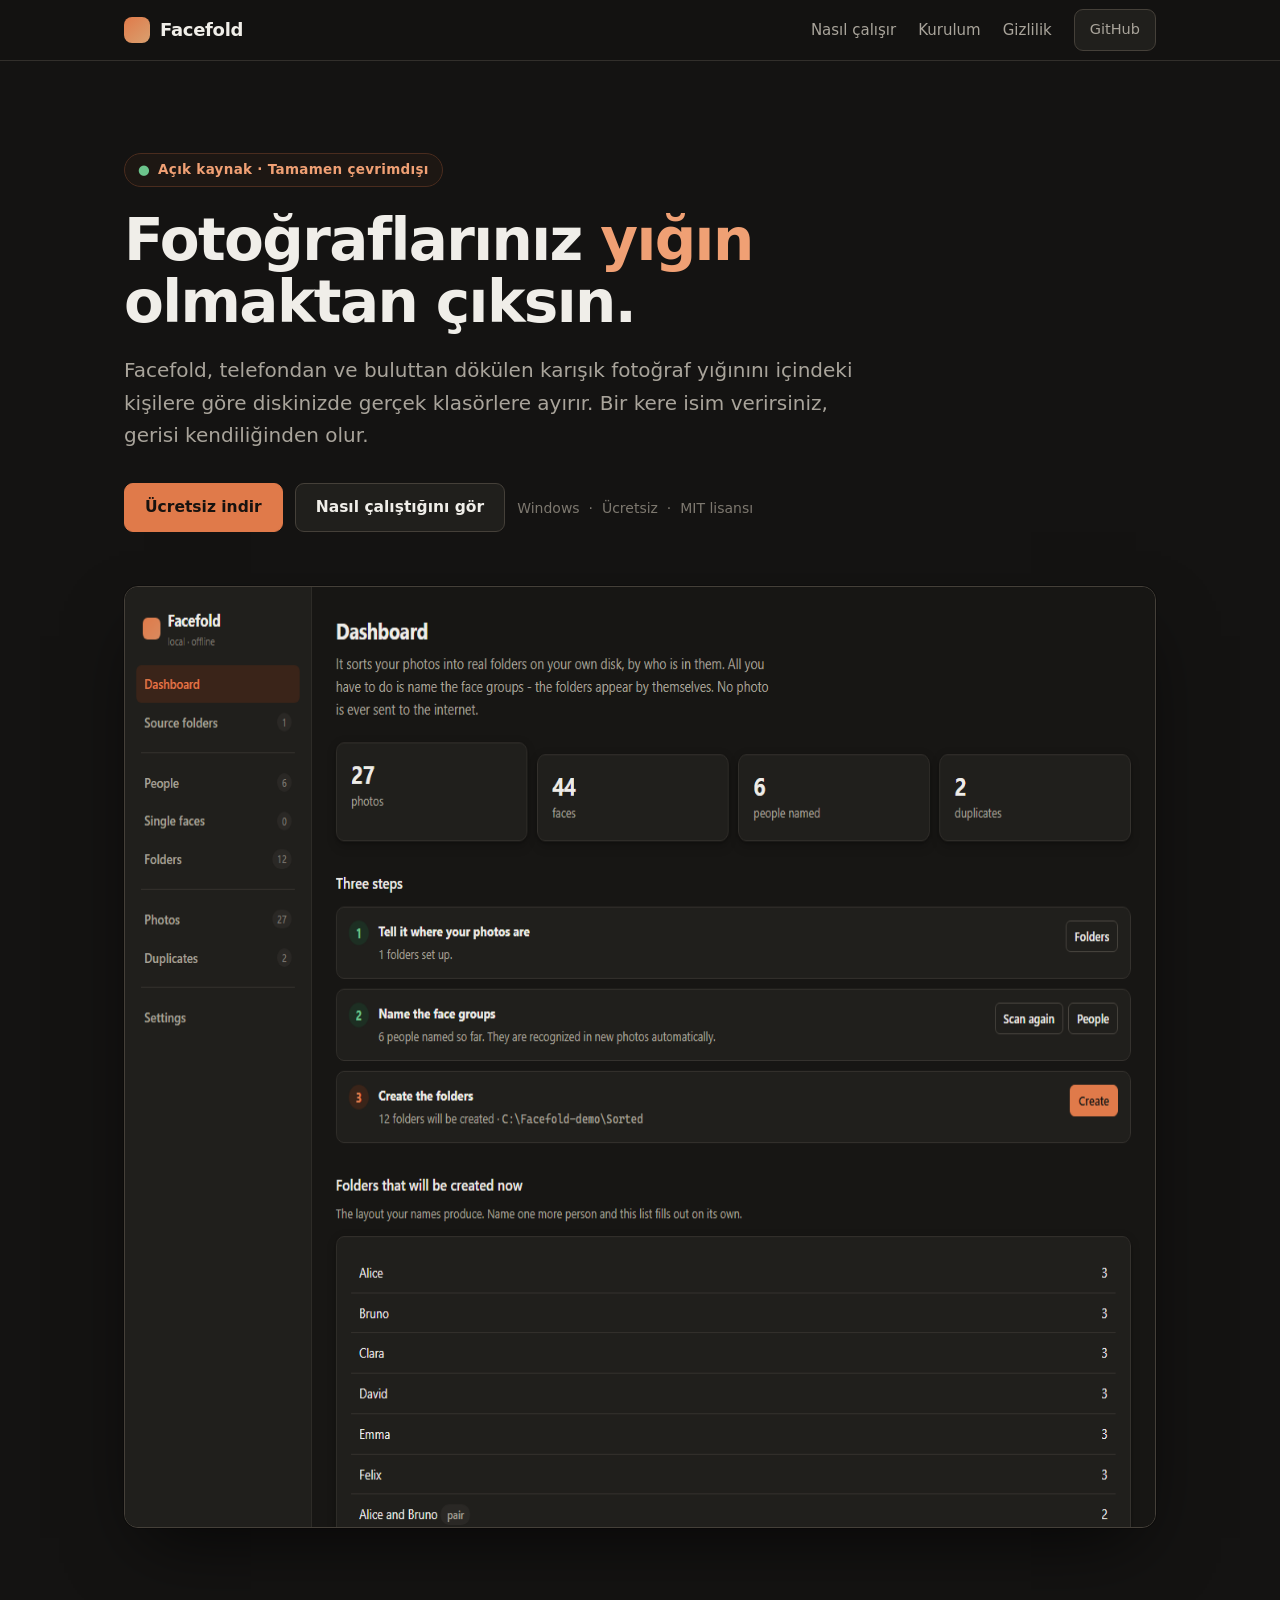
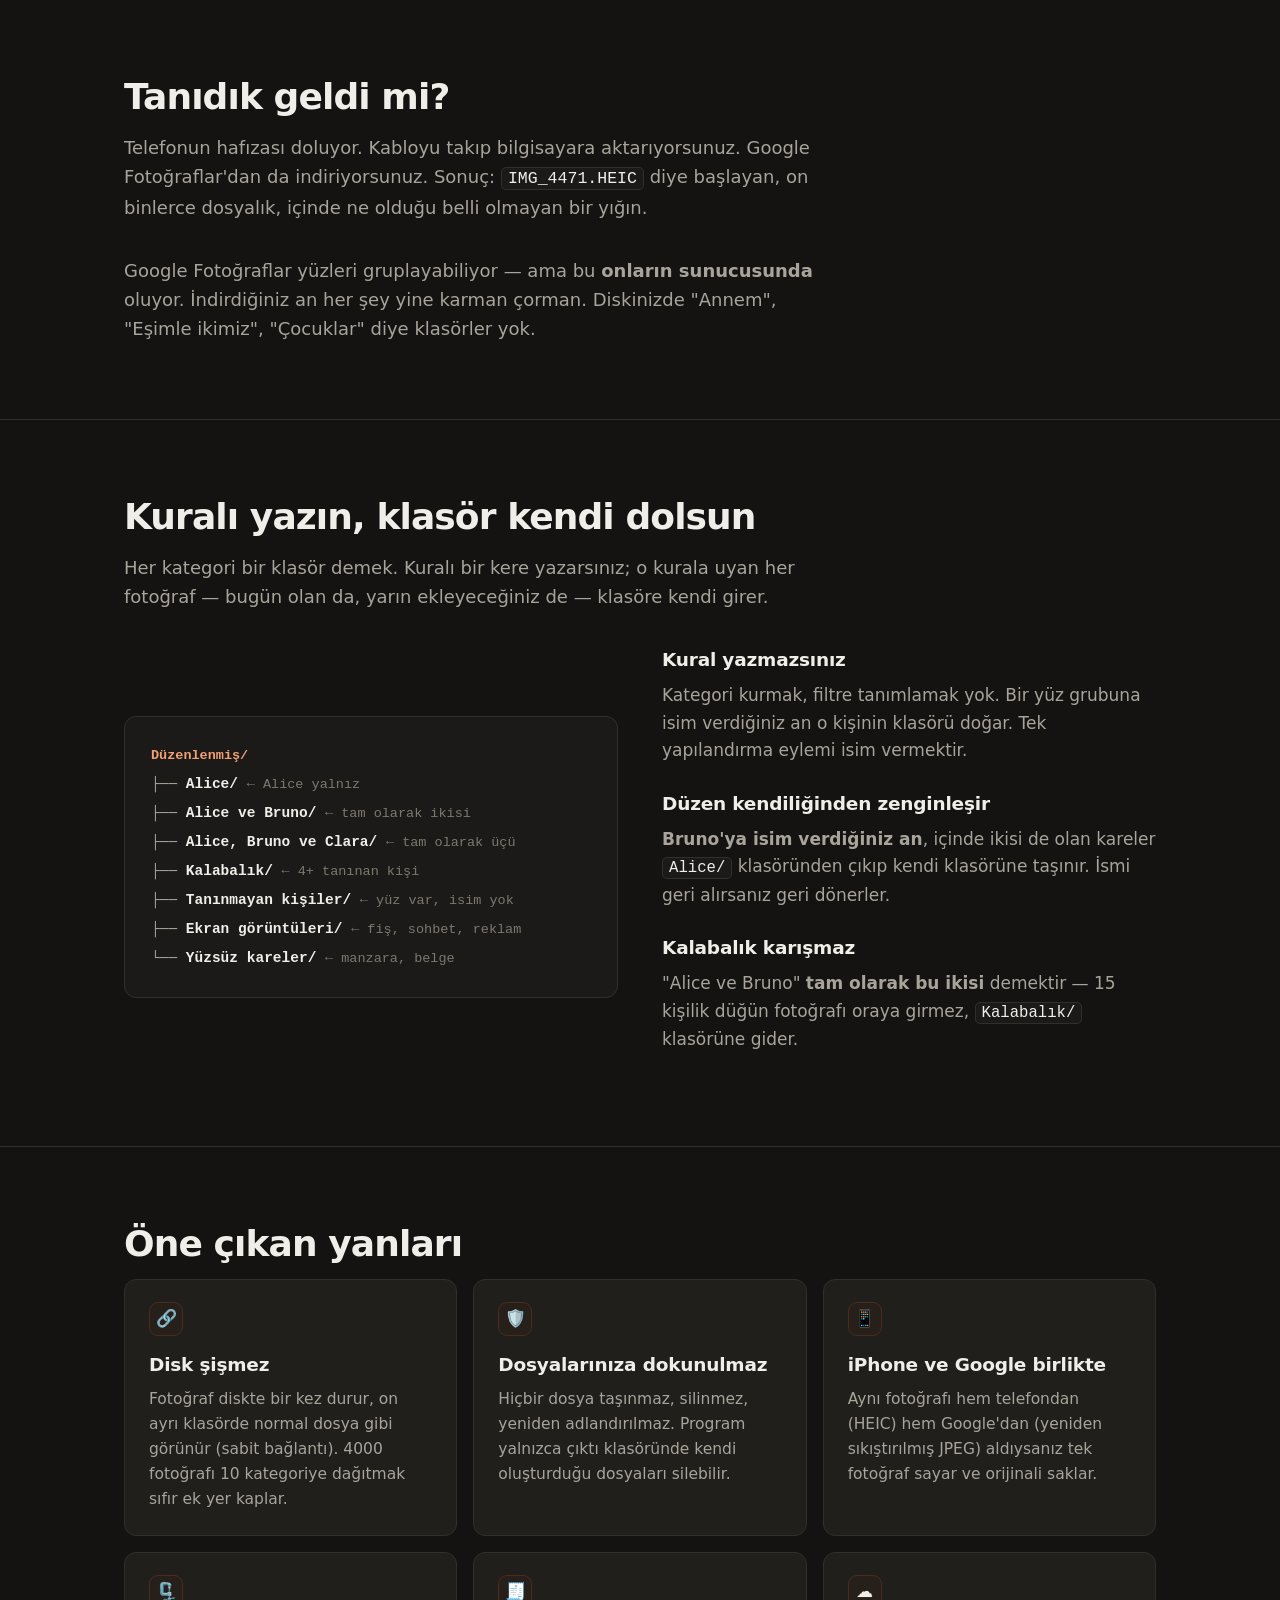
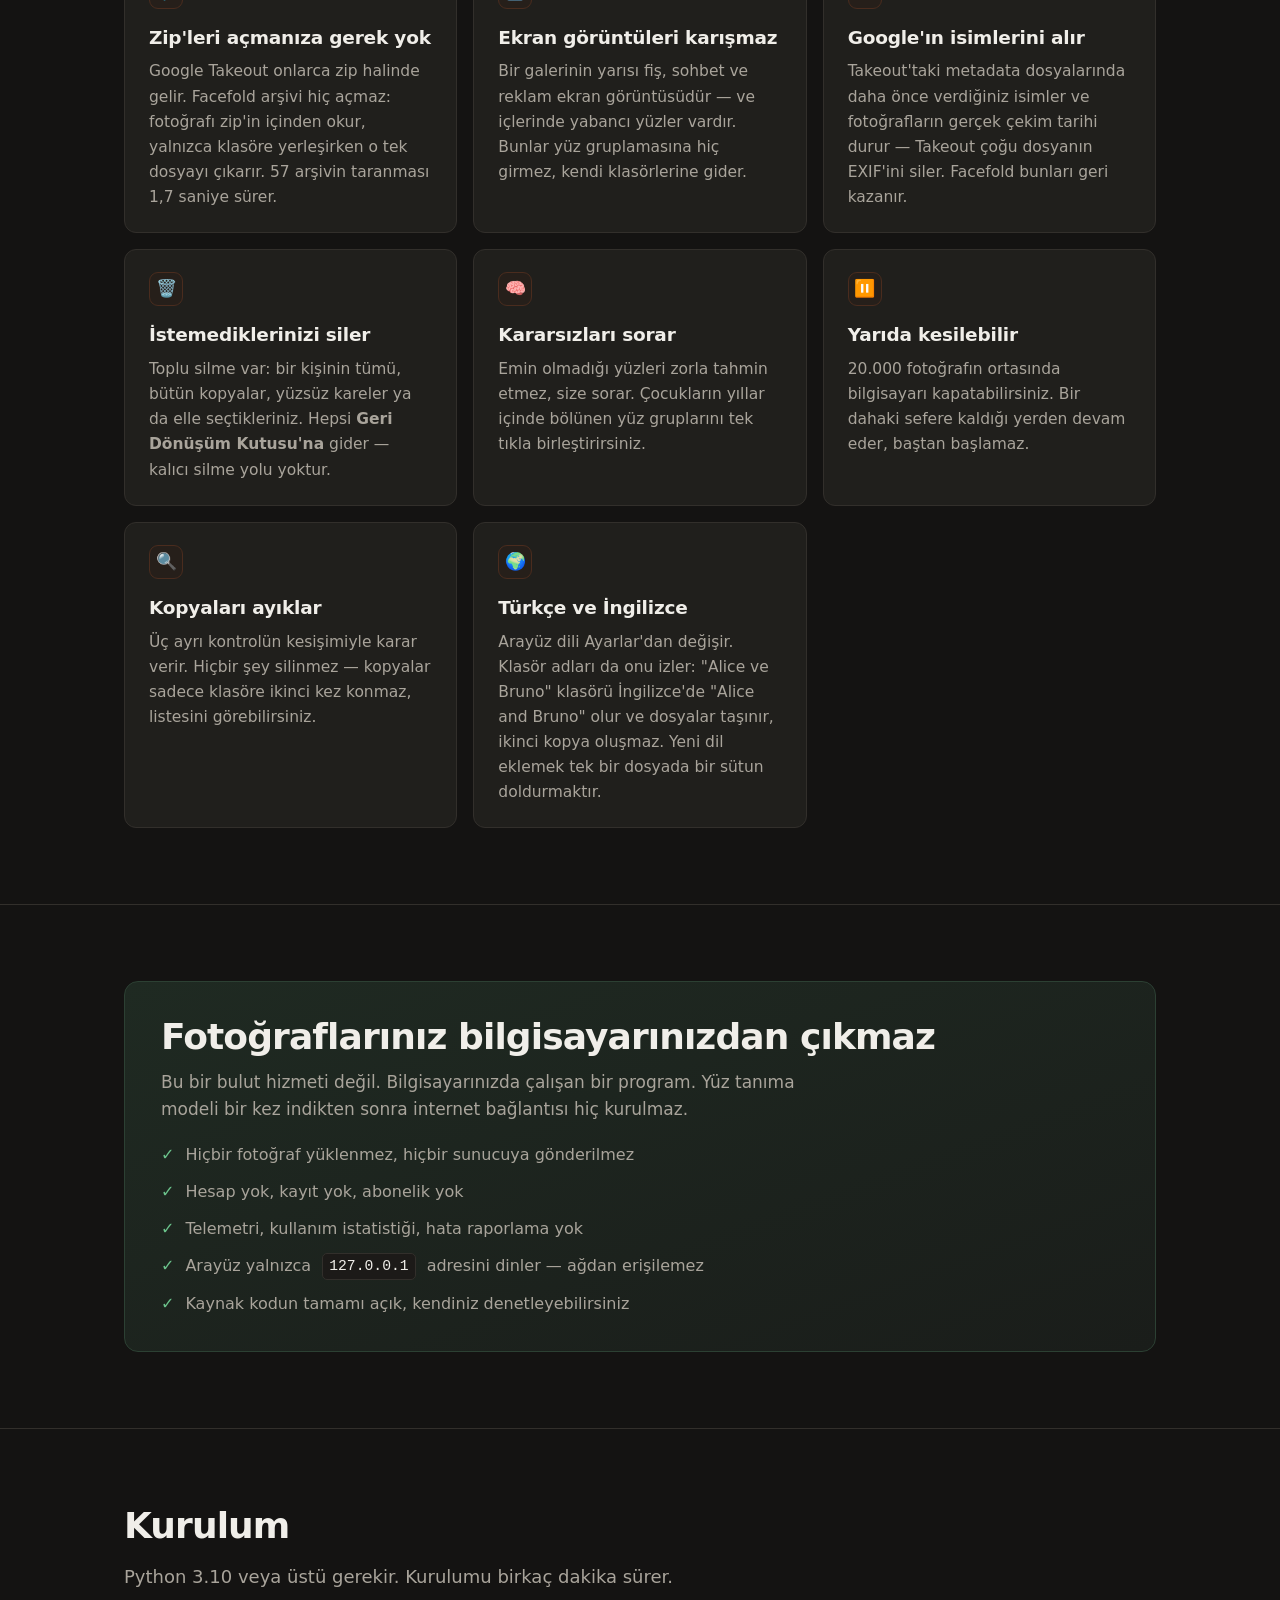
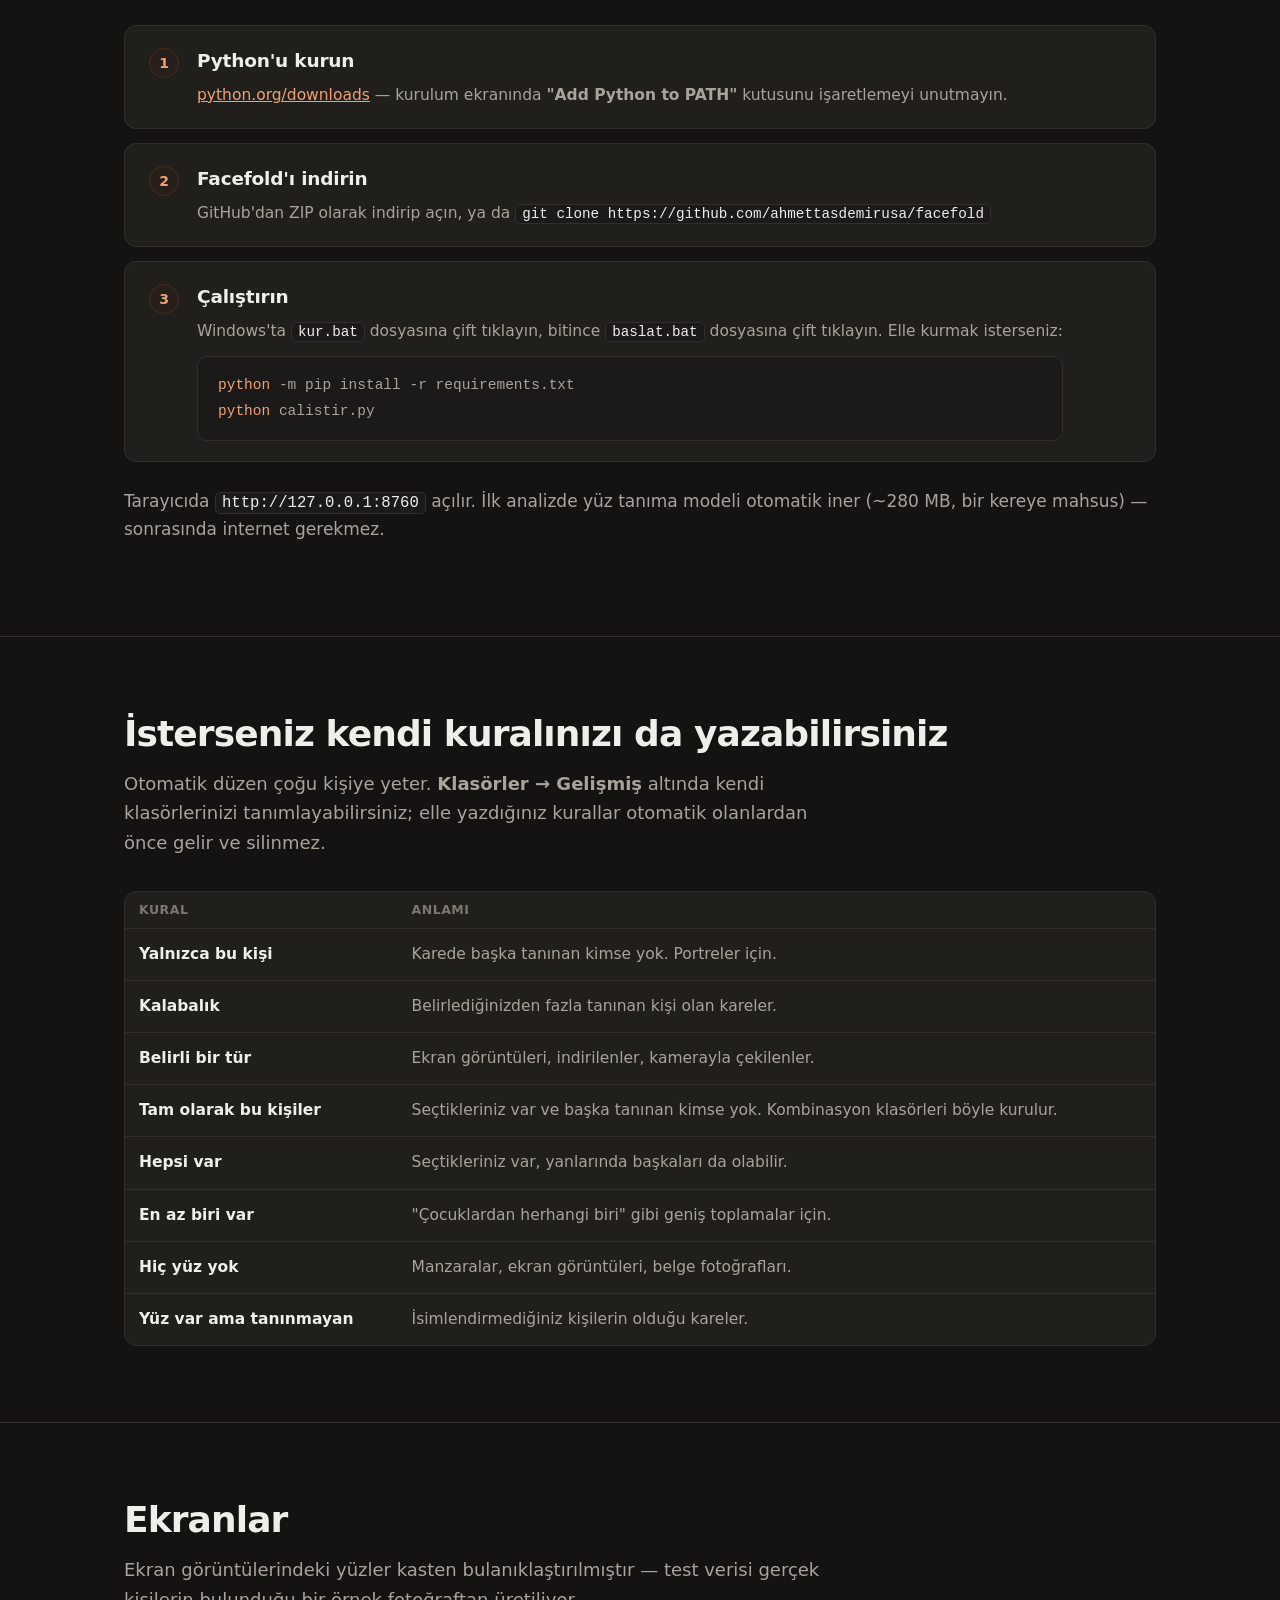
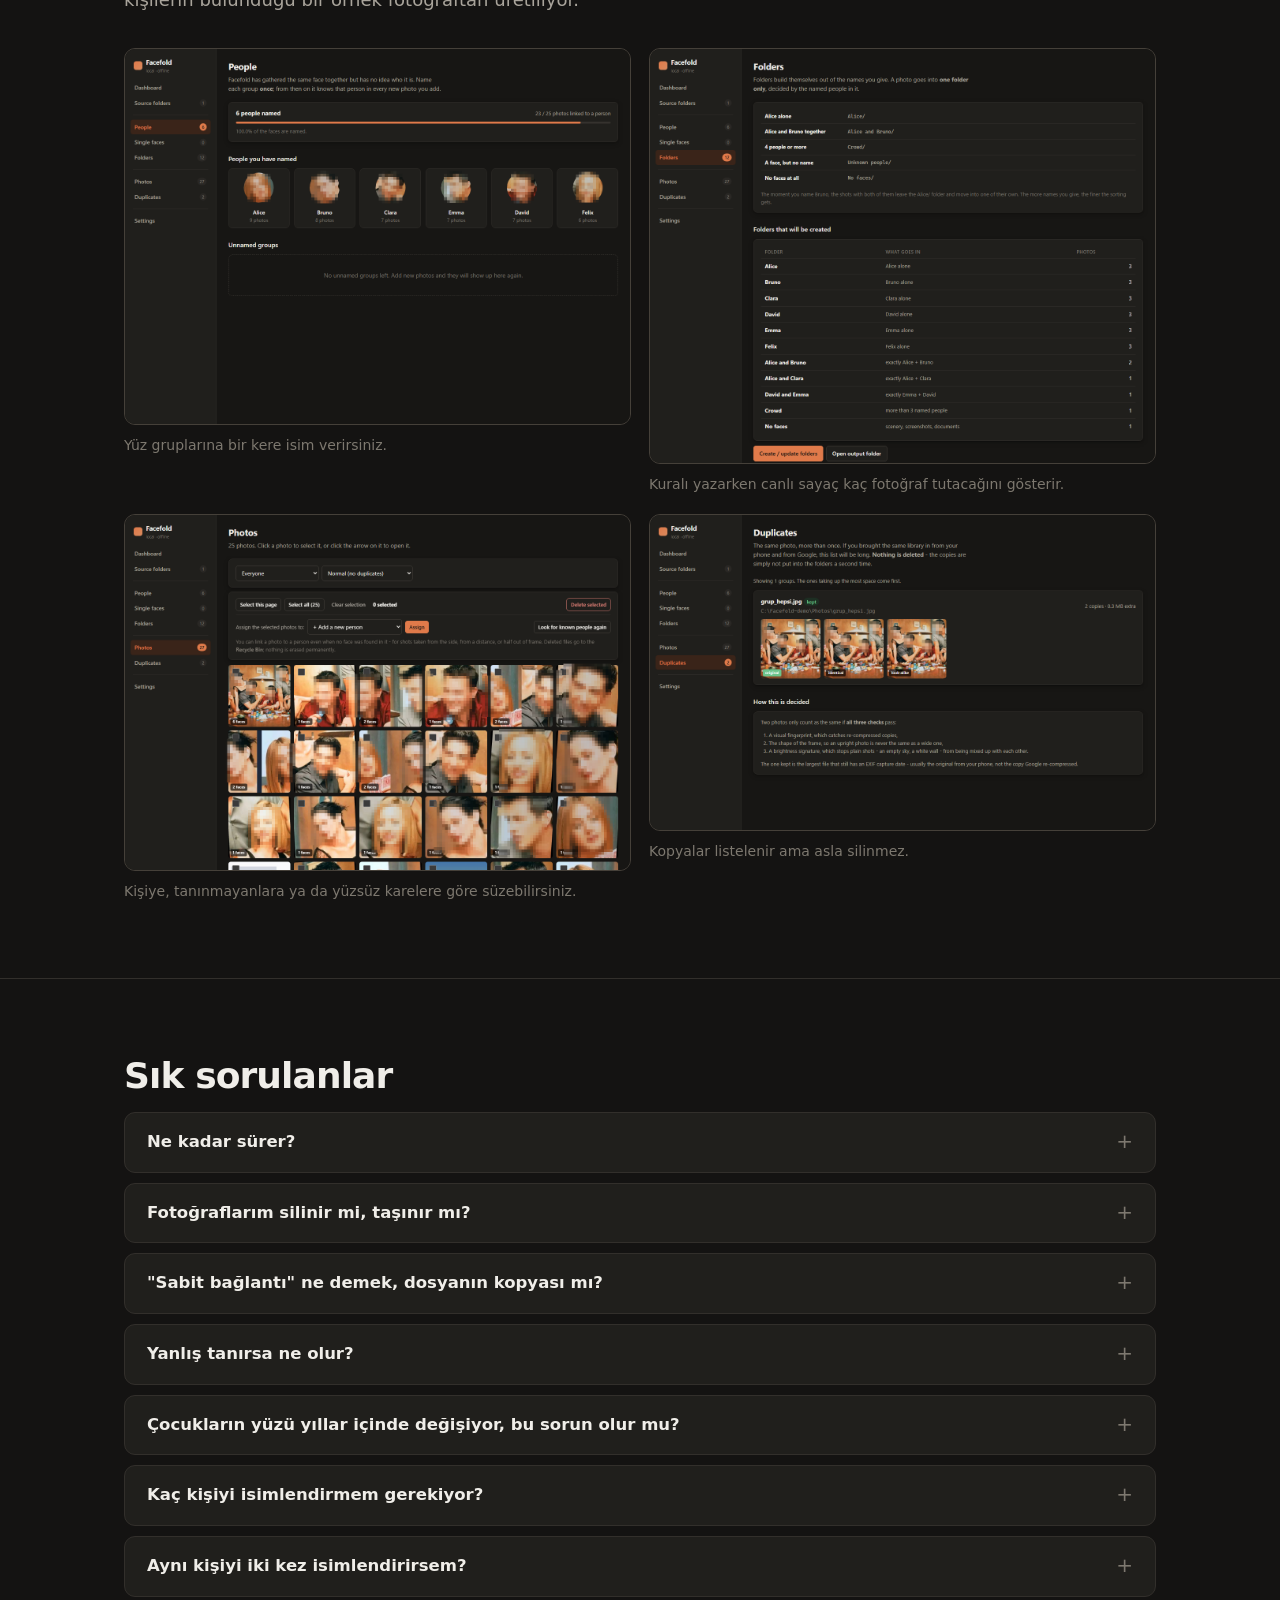
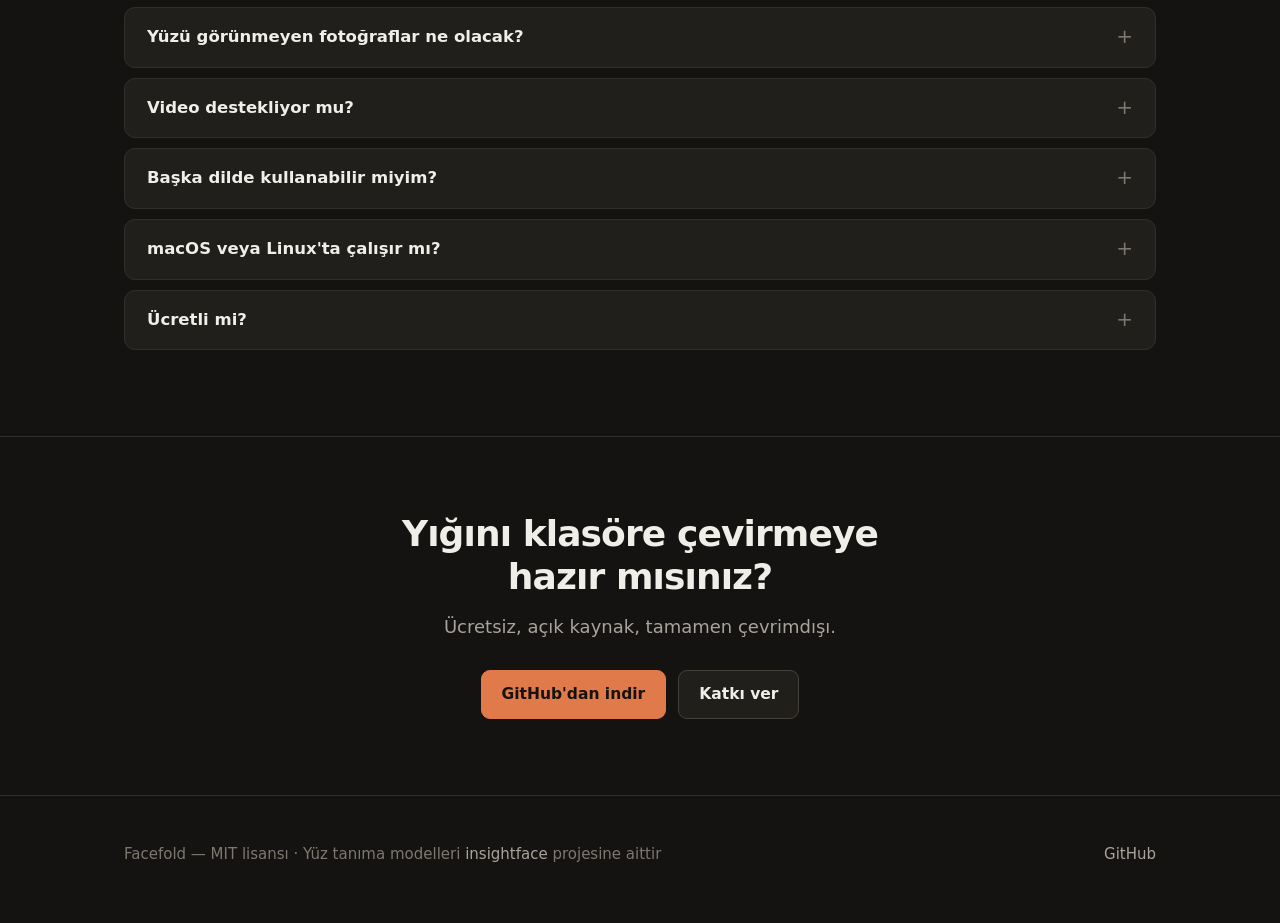
<file: site/index.html>
<!doctype html>
<html lang="tr">
<head>
<meta charset="utf-8">
<meta name="viewport" content="width=device-width, initial-scale=1">
<title>Facefold — Fotoğraflarınızı yüzlere göre klasörlere ayırır</title>
<meta name="description" content="Telefondan ve buluttan dökülen karışık fotoğraf yığınını, içindeki kişilere göre diskinizde gerçek klasörlere ayırır. Tamamen yerel, tamamen çevrimdışı, açık kaynak.">
<meta name="color-scheme" content="dark light">

<meta property="og:title" content="Facefold">
<meta property="og:description" content="Fotoğraf yığınınızı içindeki kişilere göre gerçek klasörlere ayırır. Hiçbir şey internete gönderilmez.">
<meta property="og:type" content="website">
<meta property="og:image" content="ekranlar/panel.png">
<meta name="twitter:card" content="summary_large_image">

<link rel="icon" href="data:image/svg+xml,<svg xmlns='http://www.w3.org/2000/svg' viewBox='0 0 32 32'><rect width='32' height='32' rx='8' fill='%23b4532a'/><circle cx='16' cy='13' r='5' fill='white'/><path d='M6 28c0-6 5-9 10-9s10 3 10 9z' fill='white'/></svg>">

<style>
:root {
  --bg: #141312;
  --bg-2: #1c1a18;
  --surface: #201f1c;
  --border: #322f2b;
  --border-2: #454039;
  --text: #f0eee9;
  --dim: #a9a49b;
  --faint: #7d786f;
  --accent: #e07a4a;
  --accent-2: #f0a074;
  --accent-soft: #35211648;
  --good: #6cc48c;
  --sans: system-ui, -apple-system, "Segoe UI", Roboto, "Helvetica Neue", sans-serif;
  --mono: ui-monospace, "Cascadia Mono", Consolas, monospace;
  --w: 1080px;
}

* { box-sizing: border-box; }
html { scroll-behavior: smooth; }
body {
  margin: 0; background: var(--bg); color: var(--text);
  font-family: var(--sans); font-size: 17px; line-height: 1.62;
  -webkit-font-smoothing: antialiased;
}
img { max-width: 100%; display: block; }
a { color: var(--accent-2); }

.wrap { max-width: var(--w); margin: 0 auto; padding: 0 24px; }

/* ------------------------------------------------------------------ nav */
nav {
  position: sticky; top: 0; z-index: 50;
  background: rgba(20,19,18,.82); backdrop-filter: blur(12px);
  border-bottom: 1px solid var(--border);
}
nav .wrap { display: flex; align-items: center; justify-content: space-between; height: 60px; }
.logo { display: flex; align-items: center; gap: 10px; font-weight: 680; font-size: 18px; letter-spacing: -.3px; }
.logo i {
  width: 26px; height: 26px; border-radius: 8px; display: block;
  background: linear-gradient(140deg, var(--accent), #d9a06f);
}
nav .links { display: flex; gap: 22px; align-items: center; }
nav .links a { color: var(--dim); text-decoration: none; font-size: 15px; font-weight: 500; }
nav .links a:hover { color: var(--text); }

.btn {
  display: inline-flex; align-items: center; gap: 8px;
  padding: 11px 20px; border-radius: 9px; font-weight: 600; font-size: 15.5px;
  text-decoration: none; border: 1px solid var(--border-2); color: var(--text);
  background: var(--surface); white-space: nowrap;
}
.btn:hover { border-color: var(--accent); }
.btn.primary { background: var(--accent); border-color: var(--accent); color: #17120f; }
.btn.primary:hover { background: var(--accent-2); }
.btn.sm { padding: 8px 15px; font-size: 14.5px; }

/* ---------------------------------------------------------------- hero */
header { padding: 92px 0 72px; position: relative; overflow: hidden; }
header::before {
  content: ""; position: absolute; inset: -40% 20% auto -10%; height: 620px;
  background: radial-gradient(ellipse at 30% 40%, #b4532a26, transparent 62%);
  pointer-events: none;
}
.eyebrow {
  display: inline-flex; align-items: center; gap: 8px; font-size: 13.5px;
  font-weight: 600; letter-spacing: .3px; color: var(--accent-2);
  background: var(--accent-soft); border: 1px solid #4a2c1e;
  padding: 5px 13px; border-radius: 30px; margin-bottom: 22px;
}
.eyebrow b { color: var(--good); font-weight: 600; }
h1 {
  font-size: clamp(34px, 5.4vw, 58px); line-height: 1.08; letter-spacing: -1.6px;
  font-weight: 700; margin: 0 0 20px; max-width: 16ch;
}
h1 em { font-style: normal; color: var(--accent-2); }
.sub { font-size: clamp(17px, 2.1vw, 20px); color: var(--dim); max-width: 60ch; margin: 0 0 32px; }
.cta { display: flex; gap: 12px; flex-wrap: wrap; align-items: center; }
.cta .note { color: var(--faint); font-size: 14px; }

.shot {
  margin-top: 54px; border-radius: 14px; overflow: hidden;
  border: 1px solid var(--border-2);
  box-shadow: 0 30px 70px -20px #000000b0, 0 0 0 1px #00000040;
}

/* -------------------------------------------------------------- layout */
section { padding: 76px 0; border-top: 1px solid var(--border); }
section.plain { border-top: none; }
h2 {
  font-size: clamp(26px, 3.4vw, 36px); letter-spacing: -.9px; font-weight: 680;
  margin: 0 0 14px; line-height: 1.18;
}
.lede { color: var(--dim); font-size: 18px; max-width: 62ch; margin: 0 0 34px; }
h3 { font-size: 18.5px; font-weight: 640; margin: 0 0 7px; letter-spacing: -.2px; }
p { margin: 0 0 16px; }
.dim { color: var(--dim); }

.cards { display: grid; gap: 16px; grid-template-columns: repeat(auto-fit, minmax(276px, 1fr)); }
.card {
  background: var(--surface); border: 1px solid var(--border);
  border-radius: 12px; padding: 22px 24px;
}
.card p { color: var(--dim); font-size: 15.5px; margin: 0; }
.card .ico {
  width: 34px; height: 34px; border-radius: 9px; margin-bottom: 14px;
  background: var(--accent-soft); border: 1px solid #4a2c1e;
  display: grid; place-items: center; font-size: 17px;
}

/* --------------------------------------------------------------- story */
.story { display: grid; gap: 44px; grid-template-columns: 1fr 1fr; align-items: center; }
.story .tree {
  background: var(--bg-2); border: 1px solid var(--border); border-radius: 12px;
  padding: 24px 26px; font-family: var(--mono); font-size: 14.5px; line-height: 2;
  color: var(--dim); overflow-x: auto;
}
.story .tree b { color: var(--text); font-weight: 600; }
.story .tree span { color: var(--faint); font-size: 13.5px; }
.story .tree .root { color: var(--accent-2); font-weight: 600; }

/* --------------------------------------------------------------- steps */
.steps { counter-reset: st; display: grid; gap: 14px; }
.stp {
  display: flex; gap: 18px; align-items: flex-start;
  background: var(--surface); border: 1px solid var(--border);
  border-radius: 12px; padding: 20px 24px;
}
.stp .n {
  counter-increment: st; flex: 0 0 30px; height: 30px; border-radius: 50%;
  background: var(--accent-soft); border: 1px solid #4a2c1e; color: var(--accent-2);
  display: grid; place-items: center; font-weight: 680; font-size: 14px; margin-top: 2px;
}
.stp .n::before { content: counter(st); }
.stp p { margin: 0; color: var(--dim); font-size: 15.5px; }

pre {
  background: var(--bg-2); border: 1px solid var(--border); border-radius: 10px;
  padding: 16px 20px; overflow-x: auto; font-family: var(--mono);
  font-size: 14.5px; line-height: 1.75; color: var(--dim); margin: 0;
}
pre b { color: var(--accent-2); font-weight: 500; }
code {
  font-family: var(--mono); font-size: .92em;
  background: var(--bg-2); border: 1px solid var(--border);
  padding: 1px 6px; border-radius: 5px; color: var(--text);
}

/* -------------------------------------------------------------- tables */
table { width: 100%; border-collapse: collapse; font-size: 15.5px; }
th {
  text-align: left; font-size: 12.5px; text-transform: uppercase; letter-spacing: .5px;
  color: var(--faint); font-weight: 620; padding: 8px 14px;
  border-bottom: 1px solid var(--border);
}
td { padding: 13px 14px; border-bottom: 1px solid var(--border); vertical-align: top; }
tr:last-child td { border-bottom: none; }
td:first-child { font-weight: 600; white-space: nowrap; }
td.dim { color: var(--dim); font-weight: 400; white-space: normal; }
.tbl { background: var(--surface); border: 1px solid var(--border); border-radius: 12px; overflow: hidden; }

/* --------------------------------------------------------------- shots */
.gallery { display: grid; gap: 18px; grid-template-columns: repeat(auto-fit, minmax(360px, 1fr)); }
.gallery figure { margin: 0; }
.gallery img { border-radius: 11px; border: 1px solid var(--border-2); }
.gallery figcaption { color: var(--faint); font-size: 14px; margin-top: 9px; }

/* ------------------------------------------------------------- privacy */
.privacy {
  background: linear-gradient(160deg, #1f2a22, #1a1d1a);
  border: 1px solid #2c4033; border-radius: 14px; padding: 34px 36px;
}
.privacy h2 { margin-bottom: 10px; }
.privacy ul { margin: 18px 0 0; padding-left: 0; list-style: none; display: grid; gap: 11px; }
.privacy li { display: flex; gap: 11px; color: var(--dim); font-size: 16px; }
.privacy li::before { content: "✓"; color: var(--good); font-weight: 700; flex: 0 0 auto; }

/* ----------------------------------------------------------------- faq */
details {
  background: var(--surface); border: 1px solid var(--border);
  border-radius: 11px; padding: 16px 22px; margin-bottom: 10px;
}
details[open] { border-color: var(--border-2); }
summary { cursor: pointer; font-weight: 600; font-size: 16.5px; list-style: none; }
summary::-webkit-details-marker { display: none; }
summary::after { content: "+"; float: right; color: var(--faint); font-weight: 400; font-size: 20px; line-height: 1.2; }
details[open] summary::after { content: "−"; }
details p { margin: 13px 0 0; color: var(--dim); font-size: 15.5px; }
details p:last-child { margin-bottom: 0; }

footer { border-top: 1px solid var(--border); padding: 46px 0 60px; color: var(--faint); font-size: 15px; }
footer .wrap { display: flex; justify-content: space-between; gap: 20px; flex-wrap: wrap; }
footer a { color: var(--dim); text-decoration: none; }
footer a:hover { color: var(--text); }

@media (max-width: 760px) {
  body { font-size: 16px; }
  nav .links a:not(.btn) { display: none; }
  header { padding: 56px 0 44px; }
  section { padding: 54px 0; }
  .story { grid-template-columns: 1fr; gap: 26px; }
}
</style>
</head>
<body>

<nav>
  <div class="wrap">
    <span class="logo"><i></i> Facefold</span>
    <span class="links">
      <a href="#nasil">Nasıl çalışır</a>
      <a href="#kurulum">Kurulum</a>
      <a href="#gizlilik">Gizlilik</a>
      <a class="btn sm" href="https://github.com/ahmettasdemirusa/facefold">GitHub</a>
    </span>
  </div>
</nav>

<header>
  <div class="wrap">
    <span class="eyebrow"><b>●</b> Açık kaynak · Tamamen çevrimdışı</span>
    <h1>Fotoğraflarınız <em>yığın</em> olmaktan çıksın.</h1>
    <p class="sub">
      Facefold, telefondan ve buluttan dökülen karışık fotoğraf yığınını içindeki
      kişilere göre diskinizde gerçek klasörlere ayırır. Bir kere isim verirsiniz,
      gerisi kendiliğinden olur.
    </p>
    <div class="cta">
      <a class="btn primary" href="https://github.com/ahmettasdemirusa/facefold">Ücretsiz indir</a>
      <a class="btn" href="#nasil">Nasıl çalıştığını gör</a>
      <span class="note">Windows &nbsp;·&nbsp; Ücretsiz &nbsp;·&nbsp; MIT lisansı</span>
    </div>
    <div class="shot">
      <img src="ekranlar/panel.png" alt="Facefold paneli" width="1280" height="940">
    </div>
  </div>
</header>

<section class="plain">
  <div class="wrap">
    <h2>Tanıdık geldi mi?</h2>
    <p class="lede">
      Telefonun hafızası doluyor. Kabloyu takıp bilgisayara aktarıyorsunuz.
      Google Fotoğraflar'dan da indiriyorsunuz. Sonuç: <code>IMG_4471.HEIC</code>
      diye başlayan, on binlerce dosyalık, içinde ne olduğu belli olmayan bir yığın.
    </p>
    <p class="lede" style="margin-bottom:0">
      Google Fotoğraflar yüzleri gruplayabiliyor — ama bu <strong>onların
      sunucusunda</strong> oluyor. İndirdiğiniz an her şey yine karman çorman.
      Diskinizde "Annem", "Eşimle ikimiz", "Çocuklar" diye klasörler yok.
    </p>
  </div>
</section>

<section id="nasil">
  <div class="wrap">
    <h2>Kuralı yazın, klasör kendi dolsun</h2>
    <p class="lede">
      Her kategori bir klasör demek. Kuralı bir kere yazarsınız; o kurala uyan her
      fotoğraf — bugün olan da, yarın ekleyeceğiniz de — klasöre kendi girer.
    </p>

    <div class="story">
      <div class="tree">
        <span class="root">Düzenlenmiş/</span><br>
        ├── <b>Alice/</b> <span>← Alice yalnız</span><br>
        ├── <b>Alice ve Bruno/</b> <span>← tam olarak ikisi</span><br>
        ├── <b>Alice, Bruno ve Clara/</b> <span>← tam olarak üçü</span><br>
        ├── <b>Kalabalık/</b> <span>← 4+ tanınan kişi</span><br>
        ├── <b>Tanınmayan kişiler/</b> <span>← yüz var, isim yok</span><br>
        ├── <b>Ekran görüntüleri/</b> <span>← fiş, sohbet, reklam</span><br>
        └── <b>Yüzsüz kareler/</b> <span>← manzara, belge</span>
      </div>
      <div>
        <h3>Kural yazmazsınız</h3>
        <p class="dim">
          Kategori kurmak, filtre tanımlamak yok. Bir yüz grubuna isim verdiğiniz an
          o kişinin klasörü doğar. Tek yapılandırma eylemi isim vermektir.
        </p>
        <h3 style="margin-top:24px">Düzen kendiliğinden zenginleşir</h3>
        <p class="dim">
          <strong>Bruno'ya isim verdiğiniz an</strong>, içinde ikisi de olan kareler
          <code>Alice/</code> klasöründen çıkıp kendi klasörüne taşınır. İsmi geri
          alırsanız geri dönerler.
        </p>
        <h3 style="margin-top:24px">Kalabalık karışmaz</h3>
        <p class="dim">
          "Alice ve Bruno" <strong>tam olarak bu ikisi</strong> demektir — 15 kişilik
          düğün fotoğrafı oraya girmez, <code>Kalabalık/</code> klasörüne gider.
        </p>
      </div>
    </div>
  </div>
</section>

<section>
  <div class="wrap">
    <h2>Öne çıkan yanları</h2>
    <div class="cards">
      <div class="card">
        <div class="ico">🔗</div>
        <h3>Disk şişmez</h3>
        <p>
          Fotoğraf diskte bir kez durur, on ayrı klasörde normal dosya gibi görünür
          (sabit bağlantı). 4000 fotoğrafı 10 kategoriye dağıtmak sıfır ek yer kaplar.
        </p>
      </div>
      <div class="card">
        <div class="ico">🛡️</div>
        <h3>Dosyalarınıza dokunulmaz</h3>
        <p>
          Hiçbir dosya taşınmaz, silinmez, yeniden adlandırılmaz. Program yalnızca
          çıktı klasöründe kendi oluşturduğu dosyaları silebilir.
        </p>
      </div>
      <div class="card">
        <div class="ico">📱</div>
        <h3>iPhone ve Google birlikte</h3>
        <p>
          Aynı fotoğrafı hem telefondan (HEIC) hem Google'dan (yeniden sıkıştırılmış
          JPEG) aldıysanız tek fotoğraf sayar ve orijinali saklar.
        </p>
      </div>
      <div class="card">
        <div class="ico">🗜️</div>
        <h3>Zip'leri açmanıza gerek yok</h3>
        <p>
          Google Takeout onlarca zip halinde gelir. Facefold arşivi hiç açmaz:
          fotoğrafı zip'in içinden okur, yalnızca klasöre yerleşirken o tek dosyayı
          çıkarır. 57 arşivin taranması 1,7 saniye sürer.
        </p>
      </div>
      <div class="card">
        <div class="ico">🧾</div>
        <h3>Ekran görüntüleri karışmaz</h3>
        <p>
          Bir galerinin yarısı fiş, sohbet ve reklam ekran görüntüsüdür — ve
          içlerinde yabancı yüzler vardır. Bunlar yüz gruplamasına hiç girmez,
          kendi klasörlerine gider.
        </p>
      </div>
      <div class="card">
        <div class="ico">☁️</div>
        <h3>Google'ın isimlerini alır</h3>
        <p>
          Takeout'taki metadata dosyalarında daha önce verdiğiniz isimler ve
          fotoğrafların gerçek çekim tarihi durur — Takeout çoğu dosyanın EXIF'ini
          siler. Facefold bunları geri kazanır.
        </p>
      </div>
      <div class="card">
        <div class="ico">🗑️</div>
        <h3>İstemediklerinizi siler</h3>
        <p>
          Toplu silme var: bir kişinin tümü, bütün kopyalar, yüzsüz kareler ya da
          elle seçtikleriniz. Hepsi <strong>Geri Dönüşüm Kutusu'na</strong> gider —
          kalıcı silme yolu yoktur.
        </p>
      </div>
      <div class="card">
        <div class="ico">🧠</div>
        <h3>Kararsızları sorar</h3>
        <p>
          Emin olmadığı yüzleri zorla tahmin etmez, size sorar. Çocukların yıllar
          içinde bölünen yüz gruplarını tek tıkla birleştirirsiniz.
        </p>
      </div>
      <div class="card">
        <div class="ico">⏸️</div>
        <h3>Yarıda kesilebilir</h3>
        <p>
          20.000 fotoğrafın ortasında bilgisayarı kapatabilirsiniz. Bir dahaki sefere
          kaldığı yerden devam eder, baştan başlamaz.
        </p>
      </div>
      <div class="card">
        <div class="ico">🔍</div>
        <h3>Kopyaları ayıklar</h3>
        <p>
          Üç ayrı kontrolün kesişimiyle karar verir. Hiçbir şey silinmez — kopyalar
          sadece klasöre ikinci kez konmaz, listesini görebilirsiniz.
        </p>
      </div>
      <div class="card">
        <div class="ico">🌍</div>
        <h3>Türkçe ve İngilizce</h3>
        <p>
          Arayüz dili Ayarlar'dan değişir. Klasör adları da onu izler:
          "Alice ve Bruno" klasörü İngilizce'de "Alice and Bruno" olur ve dosyalar
          taşınır, ikinci kopya oluşmaz. Yeni dil eklemek tek bir dosyada
          bir sütun doldurmaktır.
        </p>
      </div>
    </div>
  </div>
</section>

<section id="gizlilik">
  <div class="wrap">
    <div class="privacy">
      <h2>Fotoğraflarınız bilgisayarınızdan çıkmaz</h2>
      <p class="dim" style="margin:0;max-width:64ch">
        Bu bir bulut hizmeti değil. Bilgisayarınızda çalışan bir program. Yüz tanıma
        modeli bir kez indikten sonra internet bağlantısı hiç kurulmaz.
      </p>
      <ul>
        <li>Hiçbir fotoğraf yüklenmez, hiçbir sunucuya gönderilmez</li>
        <li>Hesap yok, kayıt yok, abonelik yok</li>
        <li>Telemetri, kullanım istatistiği, hata raporlama yok</li>
        <li>Arayüz yalnızca <code>127.0.0.1</code> adresini dinler — ağdan erişilemez</li>
        <li>Kaynak kodun tamamı açık, kendiniz denetleyebilirsiniz</li>
      </ul>
    </div>
  </div>
</section>

<section id="kurulum">
  <div class="wrap">
    <h2>Kurulum</h2>
    <p class="lede">Python 3.10 veya üstü gerekir. Kurulumu birkaç dakika sürer.</p>

    <div class="steps">
      <div class="stp">
        <span class="n"></span>
        <div>
          <h3>Python'u kurun</h3>
          <p>
            <a href="https://www.python.org/downloads/">python.org/downloads</a> —
            kurulum ekranında <strong>"Add Python to PATH"</strong> kutusunu
            işaretlemeyi unutmayın.
          </p>
        </div>
      </div>
      <div class="stp">
        <span class="n"></span>
        <div>
          <h3>Facefold'ı indirin</h3>
          <p>
            GitHub'dan ZIP olarak indirip açın, ya da
            <code>git clone https://github.com/ahmettasdemirusa/facefold</code>
          </p>
        </div>
      </div>
      <div class="stp">
        <span class="n"></span>
        <div>
          <h3>Çalıştırın</h3>
          <p style="margin-bottom:12px">
            Windows'ta <code>kur.bat</code> dosyasına çift tıklayın, bitince
            <code>baslat.bat</code> dosyasına çift tıklayın. Elle kurmak isterseniz:
          </p>
          <pre><b>python</b> -m pip install -r requirements.txt
<b>python</b> calistir.py</pre>
        </div>
      </div>
    </div>

    <p class="dim" style="margin-top:26px">
      Tarayıcıda <code>http://127.0.0.1:8760</code> açılır. İlk analizde yüz tanıma
      modeli otomatik iner (~280 MB, bir kereye mahsus) — sonrasında internet gerekmez.
    </p>
  </div>
</section>

<section>
  <div class="wrap">
    <h2>İsterseniz kendi kuralınızı da yazabilirsiniz</h2>
    <p class="lede">
      Otomatik düzen çoğu kişiye yeter. <strong>Klasörler → Gelişmiş</strong>
      altında kendi klasörlerinizi tanımlayabilirsiniz; elle yazdığınız kurallar
      otomatik olanlardan önce gelir ve silinmez.
    </p>
    <div class="tbl">
      <table>
        <tr><th>Kural</th><th>Anlamı</th></tr>
        <tr><td>Yalnızca bu kişi</td><td class="dim">Karede başka tanınan kimse yok. Portreler için.</td></tr>
        <tr><td>Kalabalık</td><td class="dim">Belirlediğinizden fazla tanınan kişi olan kareler.</td></tr>
        <tr><td>Belirli bir tür</td><td class="dim">Ekran görüntüleri, indirilenler, kamerayla çekilenler.</td></tr>
        <tr><td>Tam olarak bu kişiler</td><td class="dim">Seçtikleriniz var ve başka tanınan kimse yok. Kombinasyon klasörleri böyle kurulur.</td></tr>
        <tr><td>Hepsi var</td><td class="dim">Seçtikleriniz var, yanlarında başkaları da olabilir.</td></tr>
        <tr><td>En az biri var</td><td class="dim">"Çocuklardan herhangi biri" gibi geniş toplamalar için.</td></tr>
        <tr><td>Hiç yüz yok</td><td class="dim">Manzaralar, ekran görüntüleri, belge fotoğrafları.</td></tr>
        <tr><td>Yüz var ama tanınmayan</td><td class="dim">İsimlendirmediğiniz kişilerin olduğu kareler.</td></tr>
      </table>
    </div>
  </div>
</section>

<section>
  <div class="wrap">
    <h2>Ekranlar</h2>
    <p class="lede">
      Ekran görüntülerindeki yüzler kasten bulanıklaştırılmıştır — test verisi
      gerçek kişilerin bulunduğu bir örnek fotoğraftan üretiliyor.
    </p>
    <div class="gallery">
      <figure>
        <img src="ekranlar/kisiler.png" alt="Kişiler ekranı" loading="lazy">
        <figcaption>Yüz gruplarına bir kere isim verirsiniz.</figcaption>
      </figure>
      <figure>
        <img src="ekranlar/kategoriler.png" alt="Kategoriler ekranı" loading="lazy">
        <figcaption>Kuralı yazarken canlı sayaç kaç fotoğraf tutacağını gösterir.</figcaption>
      </figure>
      <figure>
        <img src="ekranlar/fotograflar.png" alt="Fotoğraflar ekranı" loading="lazy">
        <figcaption>Kişiye, tanınmayanlara ya da yüzsüz karelere göre süzebilirsiniz.</figcaption>
      </figure>
      <figure>
        <img src="ekranlar/kopyalar.png" alt="Kopyalar ekranı" loading="lazy">
        <figcaption>Kopyalar listelenir ama asla silinmez.</figcaption>
      </figure>
    </div>
  </div>
</section>

<section>
  <div class="wrap">
    <h2>Sık sorulanlar</h2>

    <details>
      <summary>Ne kadar sürer?</summary>
      <p>
        Ekran kartı olmadan, 12 megapiksellik iPhone fotoğraflarında ölçüldü:
        fotoğraf başına <strong>1,1 saniye</strong>. Yani 1.000 fotoğraf yaklaşık
        20 dakika, 5.000 fotoğraf 1,5 saat, 20.000 fotoğraf 6 saat.
      </p>
      <p>
        Karedeki yüz sayısı doğrudan etkiler: yüzsüz bir manzara yarım saniye,
        altı kişilik kalabalık bir kare 2,5 saniye sürer.
      </p>
      <p>
        Bunların hepsi <strong>ilk sefere</strong> aittir. Sonraki taramalarda
        yalnızca yeni dosyalar işlenir; üç ay sonra eklediğiniz 400 fotoğraf
        birkaç dakikada biter.
      </p>
    </details>

    <details>
      <summary>Fotoğraflarım silinir mi, taşınır mı?</summary>
      <p>
        Hayır. Kaynak klasörleriniz yalnızca okunur. Program hiçbir dosyanızı
        taşımaz, silmez, yeniden adlandırmaz, üzerine yazmaz. Silebildiği tek şey
        çıktı klasöründe kendi oluşturduğu dosyalardır — kural değişince eskiyen
        bağlantıları temizlemek için.
      </p>
    </details>

    <details>
      <summary>"Sabit bağlantı" ne demek, dosyanın kopyası mı?</summary>
      <p>
        Kopyası değil. Aynı dosyanın diskte birden fazla isimle görünmesi. Windows
        Gezgini'nde tamamen normal bir dosya gibi açılır, kopyalanır, yedeklenir —
        ama yer kaplamaz. Fotoğraf on kategoriye girse bile disk üzerinde tek bir
        kopya vardır. Farklı sürücüye çıktı almak isterseniz program otomatik olarak
        gerçek kopyalamaya geçer.
      </p>
    </details>

    <details>
      <summary>Yanlış tanırsa ne olur?</summary>
      <p>
        Program yalnızca çok emin olduğunda kendiliğinden atama yapar. Kararsız
        kaldıklarını "Bu da o mu?" diye size sorar. Yanlış bir yüzü seçip
        kaldırabilir, iki grubu birleştirebilir, bir kişiyi tamamen çözebilirsiniz.
        Klasörler her zaman veritabanından yeniden kurulabilir, yani hiçbir hata
        kalıcı değildir.
      </p>
    </details>

    <details>
      <summary>Çocukların yüzü yıllar içinde değişiyor, bu sorun olur mu?</summary>
      <p>
        Program aynı çocuğu iki ayrı grup olarak görebilir — 2 yaşındaki ve 8
        yaşındaki hâli. İkisine de aynı ismi verirseniz otomatik birleşirler.
        Benzer grupları yan yana gösterip "birleştir" seçeneği de sunar.
      </p>
    </details>

    <details>
      <summary>Kaç kişiyi isimlendirmem gerekiyor?</summary>
      <p>
        Sandığınızdan çok daha az. Gerçek bir kütüphanede 300'den fazla yüz grubu
        çıkabilir ama bunların büyük çoğunluğu bir iki karede geçen yabancılardır.
        En büyük on-on beş grup ailenizdir; onları isimlendirip durabilirsiniz.
      </p>
      <p>
        Program hangi grubun kaç fotoğraf tuttuğunu ve isimlendirmenin ne
        kazandıracağını söyler — "bitti mi?" sorusunu tahmin etmenize gerek yok.
        Küçük grupları tek tıkla gizleyebilirsiniz; gizlemek silmek değildir.
      </p>
    </details>

    <details>
      <summary>Aynı kişiyi iki kez isimlendirirsem?</summary>
      <p>
        Program bunu kendisi bulur. Yüzlerin ortalamasını karşılaştırır, aynı
        kişiyi iki isim altında görürse birleştirmeyi önerir. Yazılış farkı
        (Şahin / Sahin) da aynı isim sayılır.
      </p>
      <p>
        Ayrıca bir kişiye bağlı yüzlerin birbirine ne kadar benzediğini ölçer;
        araya başkası karışmışsa "karışık" diye işaretler.
      </p>
    </details>

    <details>
      <summary>Yüzü görünmeyen fotoğraflar ne olacak?</summary>
      <p>
        Yüz tespiti insanları sürekli kaçırır — yandan dönmüş, uzakta, yarı kadraj
        dışında kalmış kareler. Bunları elle bir kişiye bağlayabilirsiniz; program
        onları tanınmış bir yüz gibi sayar ve doğru klasöre koyar.
      </p>
    </details>

    <details>
      <summary>Video destekliyor mu?</summary>
      <p>
        Şu an hayır, yalnızca fotoğraf. Video desteği planlanan ve katkıya açık
        konulardan biri.
      </p>
    </details>

    <details>
      <summary>Başka dilde kullanabilir miyim?</summary>
      <p>
        Arayüz Türkçe ve İngilizce. Ayarlar'dan değiştirirsiniz; klasör adları
        da dili izler, dosyalar taşınır ve ikinci kopya oluşmaz.
      </p>
      <p>
        Yeni bir dil eklemek <code>facefold/i18n.py</code> dosyasında bir sütun
        doldurmaktır — programlama bilmenize gerek yok, GitHub'da tarayıcıdan
        bile yapılabilir. Yarım bıraktığınız cümleler İngilizce'ye düşer, o yüzden
        tamamlanmamış çeviri de kabul edilir.
      </p>
    </details>

    <details>
      <summary>macOS veya Linux'ta çalışır mı?</summary>
      <p>
        Muhtemelen — kod taşınabilir yazıldı ve platforma bağlı bir bağımlılığı yok.
        Ama şu ana kadar yalnızca Windows'ta test edildi, dolayısıyla söz veremiyoruz.
        Denerseniz sonucu GitHub'da bildirin; en çok ihtiyaç duyulan katkılardan biri bu.
      </p>
    </details>

    <details>
      <summary>Ücretli mi?</summary>
      <p>
        Hayır. MIT lisanslı, tamamen ücretsiz ve açık kaynak. Hesap, abonelik,
        ücretli sürüm yok.
      </p>
    </details>
  </div>
</section>

<section>
  <div class="wrap" style="text-align:center">
    <h2 style="max-width:20ch;margin-left:auto;margin-right:auto">Yığını klasöre çevirmeye hazır mısınız?</h2>
    <p class="lede" style="margin-left:auto;margin-right:auto;margin-bottom:28px">
      Ücretsiz, açık kaynak, tamamen çevrimdışı.
    </p>
    <div class="cta" style="justify-content:center">
      <a class="btn primary" href="https://github.com/ahmettasdemirusa/facefold">GitHub'dan indir</a>
      <a class="btn" href="https://github.com/ahmettasdemirusa/facefold/blob/main/CONTRIBUTING.md">Katkı ver</a>
    </div>
  </div>
</section>

<footer>
  <div class="wrap">
    <span>Facefold — MIT lisansı · Yüz tanıma modelleri <a href="https://github.com/deepinsight/insightface">insightface</a> projesine aittir</span>
    <span><a href="https://github.com/ahmettasdemirusa/facefold">GitHub</a></span>
  </div>
</footer>

</body>
</html>
</file>
